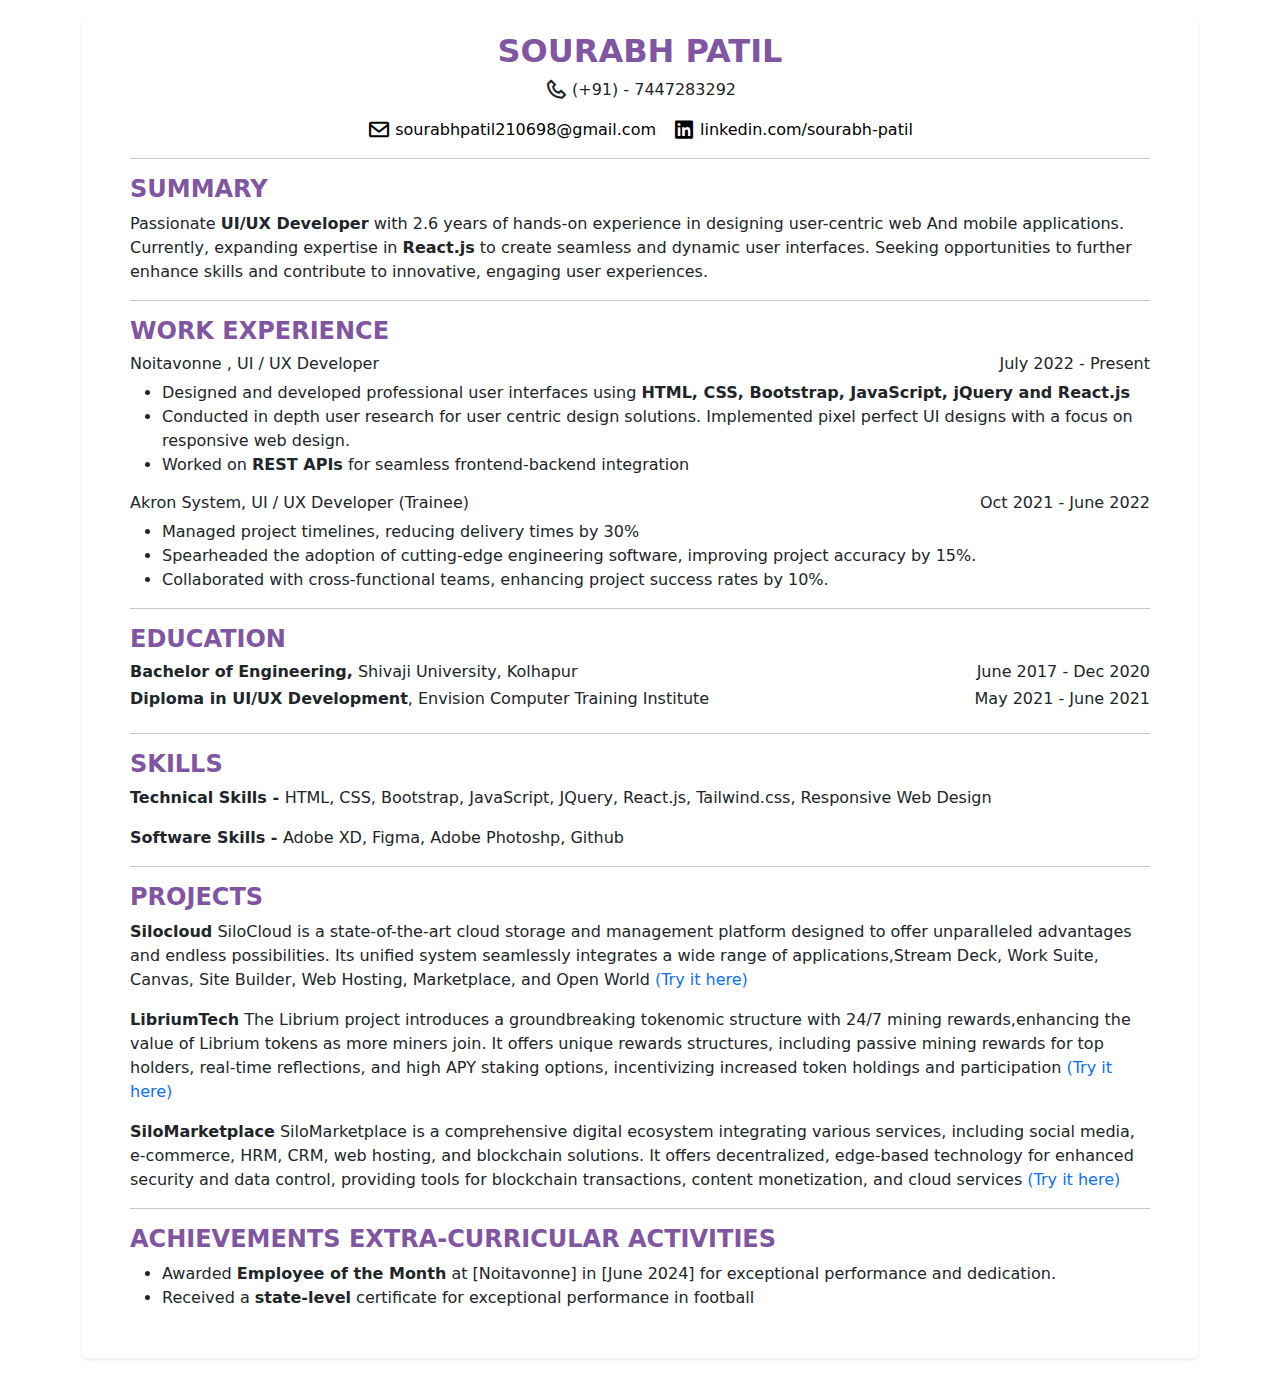
<file: resume.html>
<!DOCTYPE html>
<html lang="en">
  <head>
    <meta charset="utf-8" />
    <meta name="viewport" content="width=device-width, initial-scale=1" />
    <link rel="icon" type="image/png" href="images/logo.png" />
    <title>Sourabh Resume</title>
    <link
      href="https://cdn.jsdelivr.net/npm/bootstrap@5.3.3/dist/css/bootstrap.min.css"
      rel="stylesheet"
      integrity="sha384-QWTKZyjpPEjISv5WaRU9OFeRpok6YctnYmDr5pNlyT2bRjXh0JMhjY6hW+ALEwIH"
      crossorigin="anonymous"
    />
    <link
      href="https://unpkg.com/boxicons@2.1.4/css/boxicons.min.css"
      rel="stylesheet"
    />
    <link
      href="https://fonts.googleapis.com/css2?family=Sora:wght@400;700&display=swap"
      rel="stylesheet"
    />
    <style>
      * {
        margin: 0;
        padding: 0;
        box-sizing: border-box;
      }
      a {
        text-decoration: none;
      }
      .head-col a {
        opacity: 0.75px;
        color: #000;
      }
      .card-body h4,
      h2 {
        color: #8055a2;
        font-weight: 700;
      }
    </style>
  </head>
  <body>
    <section>
      <div class="container">
        <div class="py-3 card shadow-sm border-0 my-3">
          <h2 class="text-center fw-bolder">SOURABH PATIL</h2>
          <p class="text-center mb-0">
            <a
              href="telto:7447283292"
              class="d-flex justify-content-center text-dark align-items-center gap-1"
              ><i class="bx bx-phone fs-4"></i>
              <span>(+91) - 7447283292</span></a
            >
          </p>
          <div class="card-body px-3 px-lg-5">
            <div class="d-flex justify-content-center head-col gap-3 flex-wrap">
              <p class="mb-0">
                <a
                  href="mailto:sourabhpatil210698@gmail.com"
                  class="d-flex align-items-center gap-1"
                  ><i class="bx bx-envelope fs-4"></i>
                  <span>sourabhpatil210698@gmail.com</span></a
                >
              </p>

              <p class="mb-0">
                <a
                  href="https://www.linkedin.com/in/sourabh-patil-1813151b0"
                  class="d-flex align-items-center gap-1"
                  ><i class="bx bxl-linkedin-square fs-4"></i>
                  <span>linkedin.com/sourabh-patil</span></a
                >
              </p>
            </div>
            <hr />
            <div>
              <h4>SUMMARY</h4>
              <p>
                Passionate <b>UI/UX Developer</b> with 2.6 years of hands-on
                experience in designing user-centric web And mobile
                applications. Currently, expanding expertise in
                <b>React.js</b> to create seamless and dynamic user interfaces.
                Seeking opportunities to further enhance skills and contribute
                to innovative, engaging user experiences.
              </p>
            </div>
            <hr />
            <div>
              <h4>WORK EXPERIENCE</h4>
              <div class="d-flex justify-content-between flex-wrap">
                <h6>Noitavonne , UI / UX Developer</h6>
                <h6>July 2022 - Present</h6>
              </div>
              <ul>
                <li>
                  Designed and developed professional user interfaces using
                  <b>HTML, CSS, Bootstrap, JavaScript, jQuery and React.js</b>
                </li>
                <li>
                  Conducted in depth user research for user centric design
                  solutions. Implemented pixel perfect UI designs with a focus
                  on responsive web design.
                </li>
                <li>
                  Worked on <b>REST APIs</b> for seamless frontend-backend
                  integration
                </li>
              </ul>
              <div class="d-flex justify-content-between flex-wrap">
                <h6>Akron System, UI / UX Developer (Trainee)</h6>
                <h6>Oct 2021 - June 2022</h6>
              </div>
              <ul>
                <li>
                  Managed project timelines, reducing delivery times by 30%
                </li>
                <li>
                  Spearheaded the adoption of cutting-edge engineering software,
                  improving project accuracy by 15%.
                </li>
                <li>
                  Collaborated with cross-functional teams, enhancing project
                  success rates by 10%.
                </li>
              </ul>
            </div>
            <hr />
            <div>
              <h4>EDUCATION</h4>
              <div class="d-flex justify-content-between flex-wrap">
                <h6>
                  <b>Bachelor of Engineering,</b> Shivaji University, Kolhapur
                </h6>
                <h6>June 2017 - Dec 2020</h6>
              </div>
              <div class="d-flex justify-content-between flex-wrap">
                <h6>
                  <b>Diploma in UI/UX Development</b>, Envision Computer
                  Training Institute
                </h6>
                <h6>May 2021 - June 2021</h6>
              </div>
            </div>
            <hr />
            <div>
              <h4>SKILLS</h4>
              <p>
                <b>Technical Skills - </b>HTML, CSS, Bootstrap, JavaScript,
                JQuery, React.js, Tailwind.css, Responsive Web Design
              </p>
              <p>
                <b>Software Skills - </b>Adobe XD, Figma, Adobe Photoshp, Github
              </p>
            </div>
            <hr />
            <div>
              <h4>PROJECTS</h4>
              <p>
                <b>Silocloud</b> SiloCloud is a state-of-the-art cloud storage
                and management platform designed to offer unparalleled
                advantages and endless possibilities. Its unified system
                seamlessly integrates a wide range of applications,Stream Deck,
                Work Suite, Canvas, Site Builder, Web Hosting, Marketplace, and
                Open World
                <a href="https://silocloud.com/" target="_blank"
                  >(Try it here)</a
                >
              </p>
              <p>
                <b>LibriumTech</b> The Librium project introduces a
                groundbreaking tokenomic structure with 24/7 mining
                rewards,enhancing the value of Librium tokens as more miners
                join. It offers unique rewards structures, including passive
                mining rewards for top holders, real-time reflections, and high
                APY staking options, incentivizing increased token holdings and
                participation
                <a href="https://librium.tech/" target="_blank"
                  >(Try it here)</a
                >
              </p>
              <p>
                <b>SiloMarketplace</b> SiloMarketplace is a comprehensive
                digital ecosystem integrating various services, including social
                media, e-commerce, HRM, CRM, web hosting, and blockchain
                solutions. It offers decentralized, edge-based technology for
                enhanced security and data control, providing tools for
                blockchain transactions, content monetization, and cloud
                services
                <a href="https://silomarketplace.com/" target="_blank"
                  >(Try it here)</a
                >
              </p>
            </div>
            <hr />
            <div>
              <h4>ACHIEVEMENTS EXTRA-CURRICULAR ACTIVITIES</h4>
              <ul>
                <li>
                  Awarded <b>Employee of the Month</b> at [Noitavonne] in [June
                  2024] for exceptional performance and dedication.
                </li>
                <li>
                  Received a <b>state-level</b> certificate for exceptional
                  performance in football
                </li>
              </ul>
            </div>
          </div>
        </div>
      </div>
    </section>
    <script
      src="https://cdn.jsdelivr.net/npm/bootstrap@5.3.3/dist/js/bootstrap.bundle.min.js"
      integrity="sha384-YvpcrYf0tY3lHB60NNkmXc5s9fDVZLESaAA55NDzOxhy9GkcIdslK1eN7N6jIeHz"
      crossorigin="anonymous"
    ></script>
  </body>
</html>
</file>
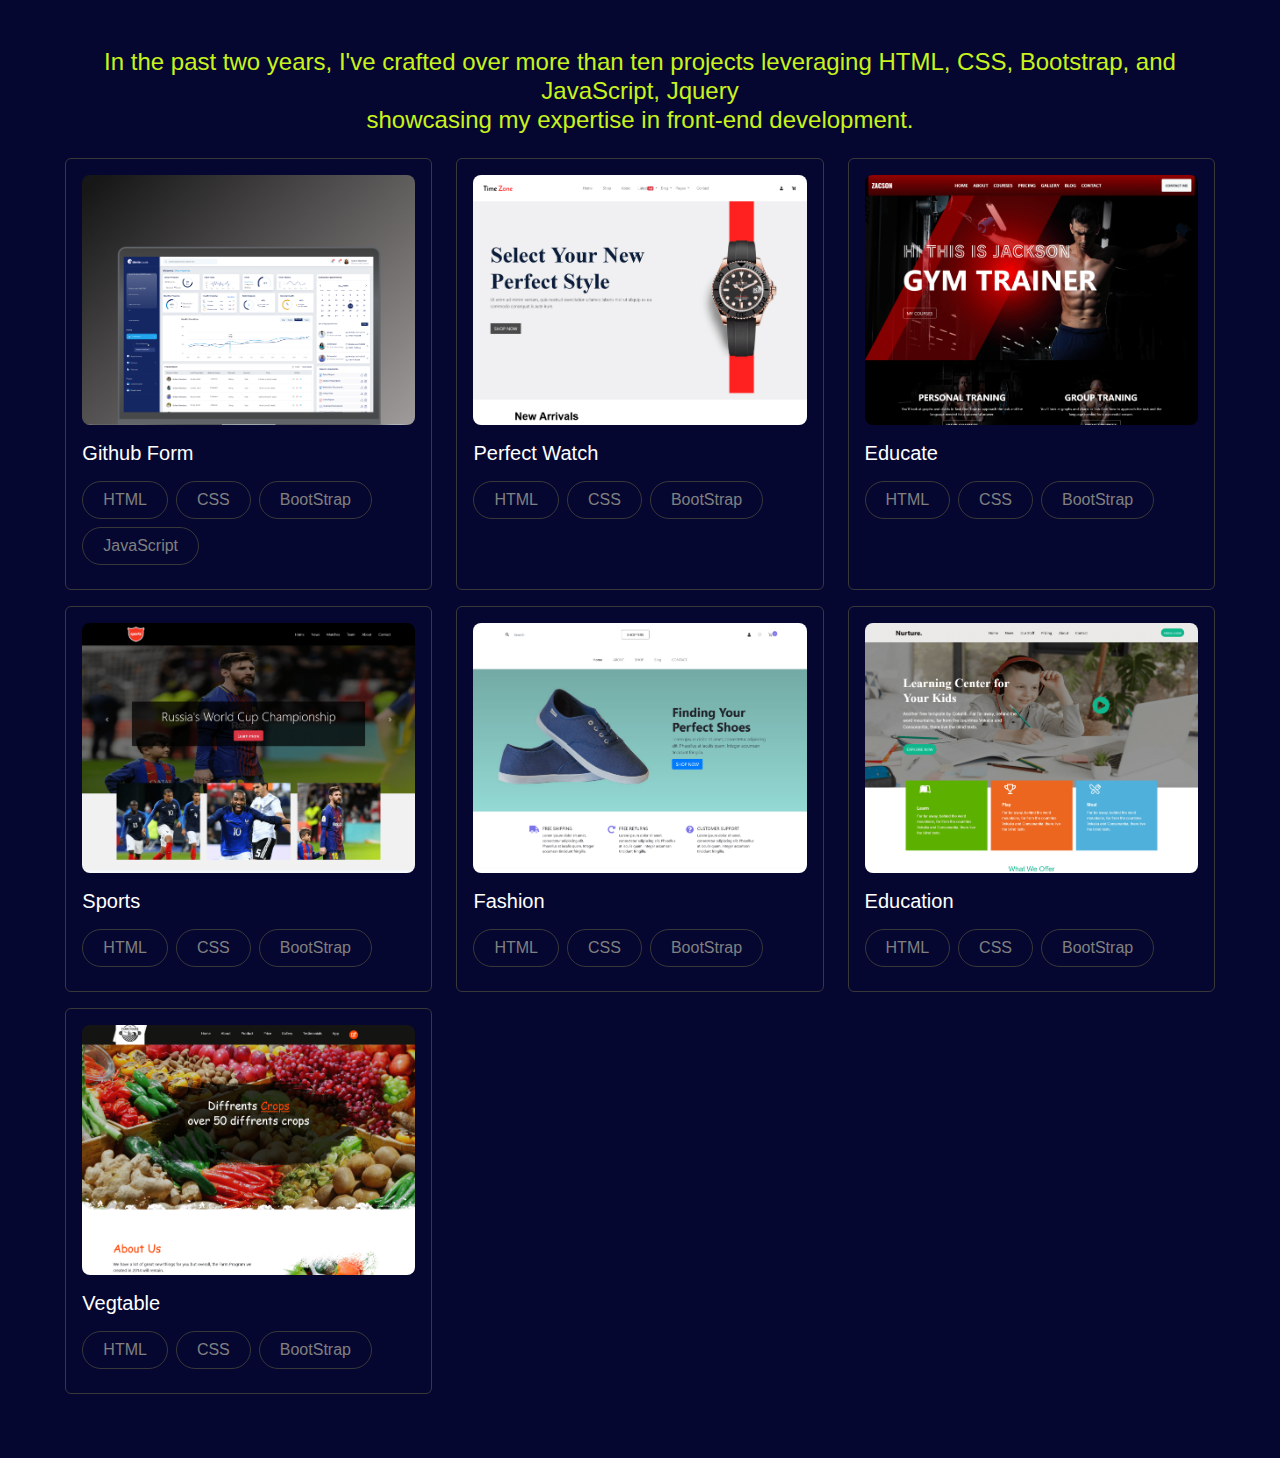
<file: work.html>
<!DOCTYPE html>
<html lang="en">
  <head>
    <meta charset="UTF-8" />
    <meta name="viewport" content="width=device-width, initial-scale=1.0" />
    <link rel="stylesheet" href="css/style.css" />
    <link
      href="https://cdn.jsdelivr.net/npm/bootstrap@5.3.3/dist/css/bootstrap.min.css"
      rel="stylesheet"
      integrity="sha384-QWTKZyjpPEjISv5WaRU9OFeRpok6YctnYmDr5pNlyT2bRjXh0JMhjY6hW+ALEwIH"
      crossorigin="anonymous"
    />
    <title>Sourabh | Work</title>
  </head>
  <body>
    <section class="section-work-content">
      <div class="container-fluid">
        <div class="row justify-content-center py-3 py-lg-5">
          <div class="col-lg-11">
            <h4 class="text-center text-theme pb-3">
              In the past two years, I've crafted over more than ten projects
              leveraging HTML, CSS, Bootstrap, and JavaScript, Jquery <br />
              showcasing my expertise in front-end development.
            </h4>
            <div class="row">
              <div class="col-md-6 col-xl-4 trans3 mb-3">
                <div class="card bg-transparent p-3 rounded-2 h-100 item-card">
                  <a
                    href="project/github_form/github.html"
                    target="_blank"
                    class="pointer"
                  >
                    <div class="work-height">
                      <img
                        src="images/work-image-1.png"
                        alt=""
                        class="w-100 rounded-3"
                      />
                    </div>
                  </a>
                  <h5 class="mt-3 text-white">Github Form</h5>
                  <div class="d-flex my-2 gap-2 flex-wrap">
                    <button class="btn-technology">HTML</button>
                    <button class="btn-technology">CSS</button>
                    <button class="btn-technology">BootStrap</button>
                    <button class="btn-technology">JavaScript</button>
                  </div>
                </div>
              </div>
              <div class="col-md-6 col-xl-4 trans3 mb-3">
                <div class="card bg-transparent p-3 rounded-2 h-100 item-card">
                  <a
                    href="project/watch/index.html"
                    target="_blank"
                    class="pointer"
                  >
                    <div class="work-height">
                      <img
                        src="images/watch.png"
                        alt=""
                        class="w-100 rounded-3"
                      />
                    </div>
                  </a>
                  <h5 class="mt-3 text-white">Perfect Watch</h5>
                  <div class="d-flex my-2 gap-2 flex-wrap">
                    <button class="btn-technology">HTML</button>
                    <button class="btn-technology">CSS</button>
                    <button class="btn-technology">BootStrap</button>
                  </div>
                </div>
              </div>
              <div class="col-md-6 col-xl-4 trans3 mb-3">
                <div class="card bg-transparent p-3 rounded-2 h-100 item-card">
                  <a
                    href="project/gym/index.html"
                    target="_blank"
                    class="pointer"
                  >
                    <div class="work-height">
                      <img
                        src="images/gym.png"
                        alt=""
                        class="w-100 rounded-3"
                      />
                    </div>
                  </a>
                  <h5 class="mt-3 text-white">Educate</h5>
                  <div class="d-flex my-2 gap-2 flex-wrap">
                    <button class="btn-technology">HTML</button>
                    <button class="btn-technology">CSS</button>
                    <button class="btn-technology">BootStrap</button>
                  </div>
                </div>
              </div>
              <div class="col-md-6 col-xl-4 trans3 mb-3">
                <div class="card bg-transparent p-3 rounded-2 h-100 item-card">
                  <a
                    href="project/sports/index.html"
                    target="_blank"
                    class="pointer"
                  >
                    <div class="work-height">
                      <img
                        src="images/sport.png"
                        alt=""
                        class="w-100 rounded-3"
                      />
                    </div>
                  </a>
                  <h5 class="mt-3 text-white">Sports</h5>
                  <div class="d-flex my-2 gap-2 flex-wrap">
                    <button class="btn-technology">HTML</button>
                    <button class="btn-technology">CSS</button>
                    <button class="btn-technology">BootStrap</button>
                  </div>
                </div>
              </div>
              <div class="col-md-6 col-xl-4 trans3 mb-3">
                <div class="card bg-transparent p-3 rounded-2 h-100 item-card">
                  <a
                    href="project/fashion/index.html"
                    target="_blank"
                    class="pointer"
                  >
                    <div class="work-height">
                      <img
                        src="images/fashion.png"
                        alt=""
                        class="w-100 rounded-3"
                      />
                    </div>
                  </a>
                  <h5 class="mt-3 text-white">Fashion</h5>
                  <div class="d-flex my-2 gap-2 flex-wrap">
                    <button class="btn-technology">HTML</button>
                    <button class="btn-technology">CSS</button>
                    <button class="btn-technology">BootStrap</button>
                  </div>
                </div>
              </div>
              <div class="col-md-6 col-xl-4 trans3 mb-3">
                <div class="card bg-transparent p-3 rounded-2 h-100 item-card">
                  <a
                    href="project/education/index.html"
                    target="_blank"
                    class="pointer"
                  >
                    <div class="work-height">
                      <img
                        src="images/education.png"
                        alt=""
                        class="w-100 rounded-3"
                      />
                    </div>
                  </a>
                  <h5 class="mt-3 text-white">Education</h5>
                  <div class="d-flex my-2 gap-2 flex-wrap">
                    <button class="btn-technology">HTML</button>
                    <button class="btn-technology">CSS</button>
                    <button class="btn-technology">BootStrap</button>
                  </div>
                </div>
              </div>
              <div class="col-md-6 col-xl-4 trans3 mb-3">
                <div class="card bg-transparent p-3 rounded-2 h-100 item-card">
                  <a
                    href="project/vegetable/index.html"
                    target="_blank"
                    class="pointer"
                  >
                    <div class="work-height">
                      <img
                        src="images/vegtable.png"
                        alt=""
                        class="w-100 rounded-3"
                      />
                    </div>
                  </a>
                  <h5 class="mt-3 text-white">Vegtable</h5>
                  <div class="d-flex my-2 gap-2 flex-wrap">
                    <button class="btn-technology">HTML</button>
                    <button class="btn-technology">CSS</button>
                    <button class="btn-technology">BootStrap</button>
                  </div>
                </div>
              </div>
            </div>
          </div>
        </div>
      </div>
    </section>
    <script
      src="https://cdn.jsdelivr.net/npm/bootstrap@5.3.3/dist/js/bootstrap.bundle.min.js"
      integrity="sha384-YvpcrYf0tY3lHB60NNkmXc5s9fDVZLESaAA55NDzOxhy9GkcIdslK1eN7N6jIeHz"
      crossorigin="anonymous"
    ></script>
  </body>
</html>
</file>
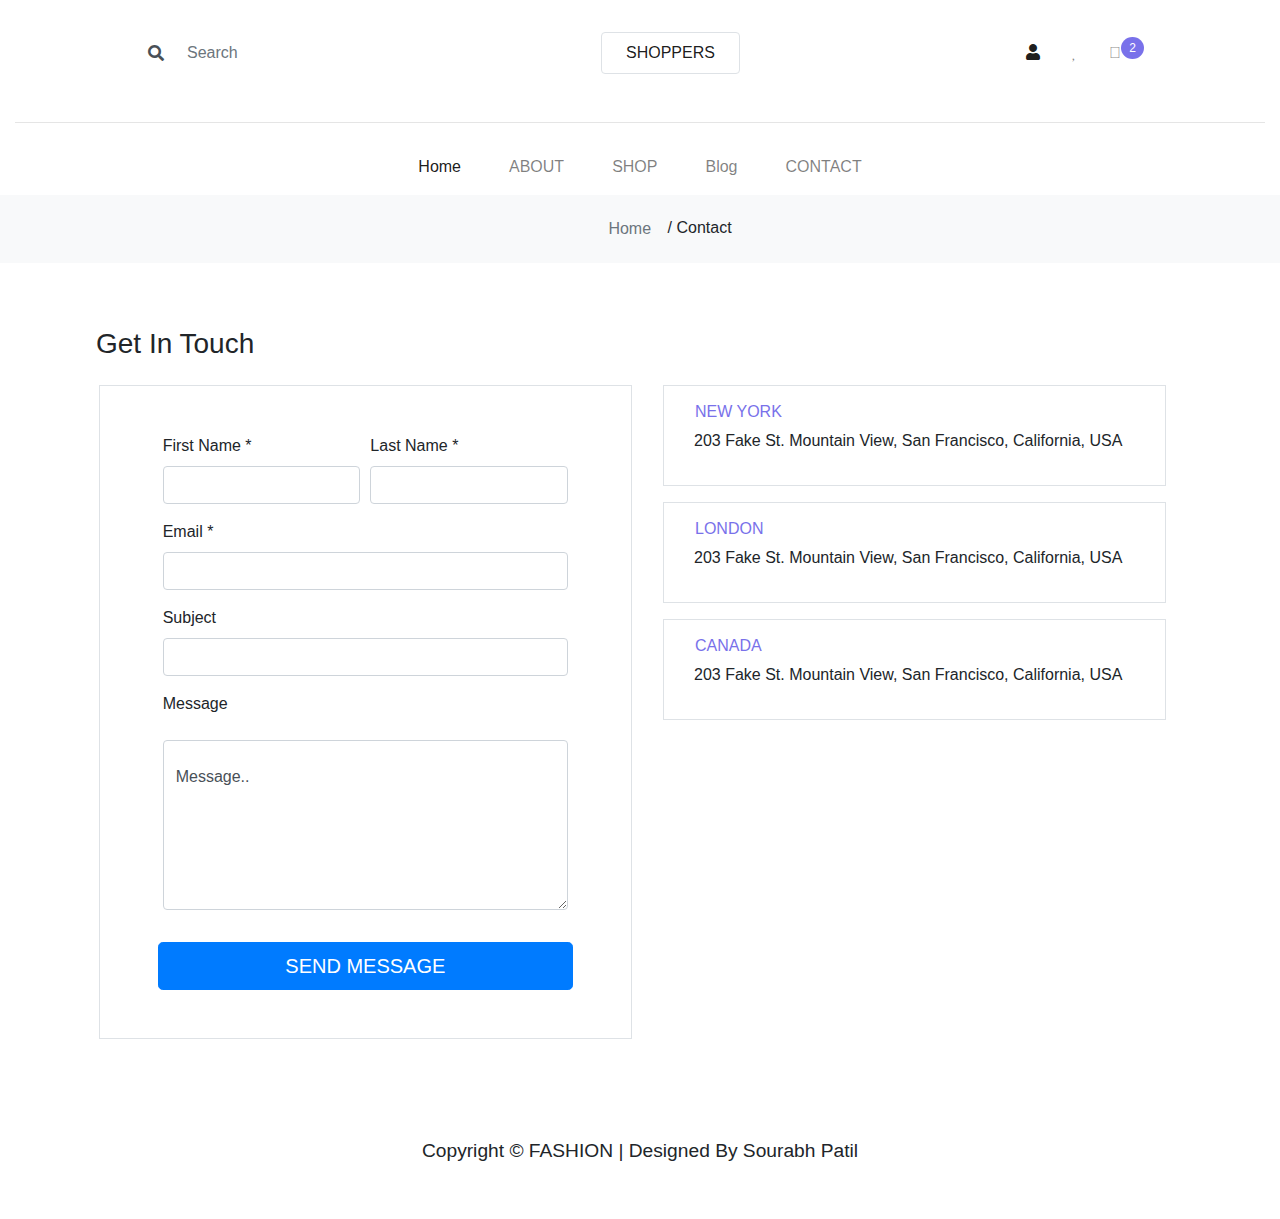
<file: project/fashion/contact.html>
<!DOCTYPE html>
<html lang="en">
  <head>
    
    <meta charset="utf-8">
    <meta name="viewport" content="width=device-width, initial-scale=1">

    <!-- Bootstrap CSS -->
    <link rel="stylesheet" href="https://cdn.jsdelivr.net/npm/bootstrap@4.5.3/dist/css/bootstrap.min.css">
    <link rel="stylesheet" type="text/css" href="css/style.css">
    <link rel="stylesheet" href="https://pro.fontawesome.com/releases/v5.10.0/css/all.css">

    <title>Contact</title>
  </head>
  <body>
    <div class="container-fluid">
       <div class="row px-lg-5 py-4 d-none d-lg-block">
           <div class="col px-lg-5">
               <nav class="navbar navbar-expand-lg navbar-light bg-transparent">
                  <form class="form-inline my-2 my-lg-0">
                    <div class="input-group-prepend">
                      <div class="input-group-text bg-transparent border-0"><i class="fas fa-search pl-4"></i></div>
                    </div>
                      <input class="form-control mr-sm-2 border-0" type="search" placeholder="Search" aria-label="Search">
                     
                    </form>
                 
                  <div class="collapse navbar-collapse" id="navbarNav">
                    <ul class="navbar-nav mx-auto text-center">
                        <li class="nav-item active ">
                        <a class="nav-link btn border px-4 ml-5" href="#">SHOPPERS</a>
                      </li>
                    </ul>

                    <ul class="navbar-nav ml-auto">
                      <li class="nav-item active">
                        <a class="nav-link mr-3" href="#"><i class="fas fa-user"></i></a>
                      </li>
                      <li class="nav-item">
                        <a class="nav-link mr-3" href="#"><i class="fal fa-heart"></i></a>
                      </li>
                      <li class="nav-item">
                        <a class="nav-link mr-3" href="#"><i class="fad fa-shopping-cart"></i><sup class="px-2 py-1" style="background-color: #7971EA; border-radius: 100%; color: white;">2</sup></a>
                      </li>
                      
                    </ul>
                  </div>
                </nav>
           </div>
       </div><!--end of row-->
         <hr class="">


        <div class="row">
            <div class="col p-0">
                <nav class="navbar navbar-expand-lg navbar-light bg-transparent">
                    
                      <button class="navbar-toggler" type="button" data-toggle="collapse" data-target="#navbarSupportedContent" aria-controls="navbarSupportedContent" aria-expanded="false" aria-label="Toggle navigation">
                        <span class="navbar-toggler-icon"></span>
                      </button>

                      <div class="collapse navbar-collapse" id="navbarSupportedContent">
                        <ul class="navbar-nav mx-auto">
                          <li class="nav-item active">
                            <a class="nav-link mx-3" href="index.html">Home</a>
                          </li>
                          <li class="nav-item">
                            <a class="nav-link mx-3" href="about.html">ABOUT</a>
                          </li>
                            <li class="nav-item">
                            <a class="nav-link mx-3" href="shop.html">SHOP</a>
                          </li>
                            <li class="nav-item">
                            <a class="nav-link mx-3" href="blog.html">Blog</a>
                          </li>
                           <!-- <li class="nav-item">
                            <a class="nav-link mx-3" href="#"> NEW ARRIVALS</a>
                          </li> -->
                            <li class="nav-item">
                            <a class="nav-link mx-3" href="contact.html">CONTACT</a>
                          </li>
                          </ul>
                       
                      </div>
                    </nav>
            </div><!--end of col-->
        </div><!--end of row-->



         <div class="row">
          <div class="col p-0 bg-light py-3 text-center">
           <a class="btn btn-outline-secondary border-0 ml-5" href="#" role="button">Home </a>
          /  Contact
          </div>
        </div><!--end of row-->


        <div class="row  py-5">
          <div class="col">
          <div class="row">
            <div class="col-12 pl-5"> <h3 class="pl-5 py-3">Get In Touch</h3></div>
          </div>
          <div class="row justify-content-center">
          <div class="col-12 col-md-6 col-lg-5 border mr-3">
           
            <form class="needs-validation" novalidate>
                <div class="form-row p-5">
                  <div class="col-md-6 mb-3">
                    <label for="validationCustom01">First Name *</label>
                    <input type="text" class="form-control" id="validationCustom01" value="" required>
                    <div class="valid-feedback">
                      Looks good!
                    </div>
                  </div>
                  <div class="col-md-6 mb-3">
                    <label for="validationCustom02">Last Name *</label>
                    <input type="text" class="form-control" id="validationCustom02" value="" required>
                    <div class="valid-feedback">
                      Looks good!
                    </div>
                  </div>
                   <div class="col-12 mb-3">
                    <label for="validationCustom02">Email *</label>
                    <input type="text" class="form-control" id="validationCustom02" value="" required>
                    <div class="valid-feedback">
                      Looks good!
                    </div>
                  </div>
                   <div class="col-12 mb-3">
                    <label for="validationCustom02">Subject</label>
                    <input type="text" class="form-control" id="validationCustom02" value="" required>
                    <div class="valid-feedback">
                      Looks good!
                    </div>
                  </div>
                   <div class="col-12 mb-3">
                    <label for="validationCustom02">Message</label>
                    <textarea class="form-control bg-transparent py-4 my-3" id="exampleFormControlTextarea1" rows="5">Message..</textarea>
                    <div class="valid-feedback">
                      Looks good!
                    </div>
                  </div>
                  <button type="button" class="btn btn-primary btn-lg btn-block">SEND MESSAGE</button>
                </div>

                
               
              </form>

          </div>
          <div class="col-12 col-md-6 col-lg-5 ">
            <div class="col-12 border py-3">
              <h6 class="pl-3"><span>NEW YORK</span></h6>
              <p class="col">203 Fake St. Mountain View, San Francisco, California, USA</p>
            </div>
            <div class="col-12 border py-3 mt-3">
              <h6 class="pl-3"><span>LONDON</span></h6>
              <p class="col">203 Fake St. Mountain View, San Francisco, California, USA</p>
 
            </div>
            <div class="col-12 border py-3 mt-3">
              <h6 class="pl-3"><span>CANADA</span></h6>
              <p class="col">203 Fake St. Mountain View, San Francisco, California, USA</p>
 
            </div>
          </div><!--end of col 2-->
          </div>
          </div>
        </div><!--end of row-->


        <div class="row py-5">
                 <div class="col">
                     <h4 class="text-center "> <small>Copyright &copy; FASHION | Designed By Sourabh Patil</small></h4>
                 </div>
        </div><!--end of row-->

    </div><!--end of container-->
    
    <script src="https://code.jquery.com/jquery-3.5.1.slim.min.js"></script>
    <script src="https://cdn.jsdelivr.net/npm/bootstrap@4.5.3/dist/js/bootstrap.bundle.min.js"></script>

  </body>
</html>
</file>
<file: css/style.css>
* {
    margin: 0;
    padding: 0;
    box-sizing: border-box;
    font-family: "Sora", sans-serif;
    scroll-behavior: smooth;
}
:root{
    --sp-theme-color:#c8f31d;
    --sp-theme-text-color:#c8f31d;
    --sp-secondary-text-color:rgb(211 219 243) !important;
    --sp-body-color:#060730;
    --white-color:#fff;
}

/* common-css */
body{
    background-color: var(--sp-body-color)!important;
    color: var(--white-color)!important;
    overflow-x: hidden;
}
input{
    border: none;
    outline: none;
    color: var(--white-color);
}
a{
    text-decoration: none!important;
}
.bx-up-arrow-alt{
    font-size: 1.5rem;
    transform:rotate(45deg);
}
.trans3{
    transition: all .3s ease-in-out;
}
.patl50{
    position: absolute;
    top: 50%;
    left: 50%;
    transform: translate(-50%, -50%);
}
.border-color{
    border-color: #6a6a6a!important;
}
.text-theme{
    color: var(--sp-theme-text-color);
}
.position-md-absolute{
    position: absolute;
}
.logo{
    background-color: #c8f31d;
    border-radius: 50%;
}
/* home-section */
#hero {
    height: 100vh;
    align-items: center;
    display: flex;
  }
/* about-section */
.background-video {
    position: relative;
    background-image: linear-gradient(180deg, rgba(4, 5, 60, .71), rgba(4, 5, 60, .71));
    width: 100%;
}
.background-video>video {
    position:relative;
    z-index: -100;
}
.profile-bg{
    background-color: #070832ab;
}
.profile-image{
    height: 200px;
}
.profile-image img{
    height: -webkit-fill-available;
    width: -webkit-fill-available;
    object-fit: contain;
}
.about_us .footer-icon{
	display: inline-block;
	color: var(--white-color);
	font-size:20px;
	text-align: center;
	transition: 0.3s;
	height: 40px;
	width: 40px;
	text-align: center;
	line-height:32px;
	border: 1px solid var(--white-color);
	border-radius: 50%;
	margin: 10px;
	position: relative;
}
.about_us .footer-icon i{
	position: absolute;
	top: 50%;
	left: 50%;
	transform: translate(-50%, -50%);
}

.footer-icon:hover{
	color: var(--white-color);
	background:var(--sp-theme-color);
	box-shadow: 0px 17px 66px 1px var(--sp-theme-color);
	border: 1px solid var(--sp-theme-color);
}

/* skill-section */

.item-card{
    border:1px solid #383838!important;
    padding: 12px;
}
.main-bg{
    background-color: #18193d;
}
.icon-img-40{
    height: 45px;
}
.icon-img-40 img{
    width: 100%;
    height: -webkit-fill-available;
}
.value{
    border: 1px solid #56566c;
    border-radius: 30px;
    padding: 4px 16px;
    display: inline-block;
}
.box-content{
    margin-bottom: -73.2px;
}
.my_skills .content:after {
    content: "";
    width: 0;
    height: 0;
    border-top: 76px solid #25264f;
    border-right: 80px solid transparent;
    position: absolute;
    left: -5px;
    bottom: -76px;
}
.my_skills .item-card:hover{
    border-color: var(--sp-theme-color)!important;
}
.section_work .card img {
    border: 1px solid transparent;
}
.trans3:hover .card img {
    border-color: var(--sp-theme-color);
}
.btn-technology{
    border-radius: 30px;
    border: 1px solid #383838;
    padding: 6px 20px;
    color: gray;
    background: transparent;
    transition: all .3s ease-in-out;
}
.trans3:hover .btn-technology{
    border-color: var(--sp-theme-color);
    color: var(--sp-theme-text-color); 
}

/* education */
.main-timeline{
    overflow: hidden;
    position: relative;
    padding: 60px 0;
}
.main-timeline:before{
    content: "";
    width: 1px;
    height: 100%;
    background: var(--sp-theme-color);
    position: absolute;
    top: 0;
    left: 50%;
}
.main-timeline .timeline{
    width: 50%;
    clear: both;
    position: relative;
}
.main-timeline .timeline:before,
.main-timeline .timeline:after{
    content: "";
    display: block;
    clear: both;
}
.main-timeline .timeline:first-child:before,
.main-timeline .timeline:last-child:before{
    content: "";
    width: 11px;
    height: 11px;
    background:var(--sp-body-color);
    box-sizing: content-box;
    border: 5px solid var(--sp-theme-color);
    box-shadow: 0 0 0 2px var(--sp-theme-color);
    position: absolute;
    top: -54px;
    right: -11px;
    transform: rotate(45deg);
}
.main-timeline .timeline:last-child:before{
    top: auto;
    bottom: -54px;
}
.main-timeline .timeline:last-child:nth-child(even):before{
    right: auto;
    left: -11px;
}
.main-timeline .timeline-icon{
    width: 24px;
    height: 24px;
    background: transparent;
    border: 1px solid var(--sp-theme-color);
    position: absolute;
    top: 17px;
    right: -13px;
    z-index: 1;
    transform: rotate(45deg);
}
.main-timeline .timeline-icon:before{
    content: "";
    display: block;
    width: 15px;
    height: 15px;
    background: var(--white-color);
    position: absolute;
    top: 50%;
    left: 50%;
    transform: translate(-50%, -50%);
    transition: background-color 0.2s ease 0s;
}
.main-timeline .timeline:hover .timeline-icon:before{ background: var(--sp-theme-color); }
.main-timeline .timeline-content{
    width: 85%;
    padding: 18px 30px;
    background: transparent;
    text-align: right;
    float: left;
    border: 1px solid transparent;
    position: relative;
    transition: all 0.3s ease 0s;
}
.main-timeline .timeline:hover .timeline-content{
    box-shadow: 0 1px 10px rgb(200 243 29);
}
.main-timeline .timeline-content:before{
    content: "";
    display: block;
    width: 14px;
    height: 14px;
    background: var(--sp-body-color);
    border: 1px solid var(--sp-theme-color);
    position: absolute;
    top: 21px;
    right: -7.3px;
    transform: rotate(45deg);
    transition: all 0.2s ease 0s;
}
.main-timeline .timeline:hover .timeline-content:before{
    background: var(--sp-theme-color);
    border-color: var(--sp-theme-color);
}
.main-timeline .timeline-content:after{
    content: "";
    width: 11%;
    height: 1px;
    background: var(--sp-theme-color);
    position: absolute;
    top: 28px;
    right: -14%;
}
.main-timeline .date{
    display: block;
    font-size: 15px;
    font-weight: 600;
    color: var(--sp-theme-color);
    margin: 0 0 8px;
    transition: all 0.3s ease 0s;
}
.main-timeline .timeline:hover .date{ color: #444; }
.main-timeline .title{
    font-size: 18px;
    color: #444;
    margin-top: 0;
    transition: all 0.3s ease 0s;
}
.comany_title{
    font-size: 14px;
    color: #444;
    transition: all 0.3s ease 0s;

}
.main-timeline .timeline:hover .title{ color: var(--sp-theme-color); }
.main-timeline .timeline:hover .comany_title{ color: var(--sp-theme-color); }
.main-timeline .description{
    font-size: 14px;
    color: #777;
    line-height: 28px;
    margin-top: 8px;
}
.main-timeline .timeline:nth-child(2n),
.main-timeline .timeline:nth-child(2n) .timeline-content{
    float: right;
    text-align: left;
}
.main-timeline .timeline:nth-child(2n) .timeline-icon{
    right: 0;
    left: -12px;
}
.main-timeline .timeline:nth-child(2n) .timeline-content:before{ left: -7.3px; }
.main-timeline .timeline:nth-child(2n) .timeline-content:after{ left: -14%; }
@media only screen and (max-width: 767px){
   
    .main-timeline{ padding-left: 11px; }
    .main-timeline:before{ left: 11px; }
    .main-timeline .timeline{ width: 100%; }
    .main-timeline .timeline,
    .main-timeline .timeline-content{
        float: right;
        text-align: left;
    }
    .main-timeline .timeline:first-child:before,
    .main-timeline .timeline:last-child:nth-child(odd):before{
        right: auto;
        left: -11px;
    }
    .main-timeline .timeline-icon{
        right: 0;
        left: -12px;
    }
    .main-timeline .timeline-content:before{ left: -7.3px; }
    .main-timeline .timeline-content:after{ left: -14%; }
}


/* technolgy-section */

.section_technology .side-box{
    width: calc(100% - 85px);
    height: 75px;
}
.side-box:after {
    content: "";
    width: 0;
    height: 0;
    border-bottom: 75px solid #25264f;
    border-left: 80px solid transparent;
    position: absolute;
    left: -80px;
    bottom: 0;
}
.img-height{
    height: 80px;
    width: max-content;
    margin-bottom: 1rem;
}
.section_technology .card:after {
    content: "";
    position: absolute;
    top: 0;
    left: 0;
    width: 100%;
    height: 100%;
    border: 1px solid rgba(255, 255, 255, 0.05);
    border-radius: 10px;
    background: rgb(29 29 29 / 37%);
    -webkit-backdrop-filter: blur(30px);
    backdrop-filter: blur(30px);
    /* z-index: -1; */
}
.section_technology .card .bord-color {
    width: 92%;
    height: 5px;
    background: #c8f31d;
    border-radius: 4px;
    position: absolute;
    left: 4%;
    bottom: -1px;
    opacity: 0;
    -webkit-transition: all 0.4s;
    -o-transition: all 0.4s;
    transition: all 0.4s;
}
.section_technology .card:hover .bord-color {
    opacity: 1;
}
/* work-section */

.wrapper {
    margin-left: 50px;
    will-change: transform;
    transform: perspective(700px) rotateX(0deg) rotateY(0deg)
      scale3d(1, 1, 1);
  }
  .work-2-content {
    margin-left: -100px;
    margin-top: 20rem;
  }
  .project-meta {
    bottom: 10px;
    font-weight: 700;
    left: -60px;
    line-height: 1.2;
    position: absolute;
  }
  .work-1:before {
    background-image: linear-gradient(
      65deg,
      rgba(16, 9, 27, 0.8),
      transparent 50%
    );
    content: "";
    height: 100%;
    left: 0;
    position: absolute;
    top: 0;
    width: 100%;
  }
  .divider {
    background-color: #fff;
    height: 3px;
    margin: 10px 1px 13px;
    width: 100%;
  }
  .line {
    position: absolute;
    height: 104%;
    width: 0.1rem;
    top: 0px;
    left: 10rem;
    background-color: hsl(84, 100%, 59%);
  }
  .mt-lg-8 {
    margin-top: 7rem!important;
  }
  .block-reveal__text{
    color: var(--white-color)!important;
  }
  @media (min-width: 1024px){
    .position-md-fixed{
        position: fixed;
    }
  }
  @media (max-width: 1024px) {
    .position-md-absolute {
      position: inherit !important;
    }
    .project-meta {
      left: -10px;
    }
    .wrapper {
      margin-left: 10px;
    }
    .work-2-content,
    .work-3,
    .mt-lg-8 {
      margin-top: 1rem!important;
    }
    .header-position{
        top: 1rem!important;
        left: 1rem!important;
    }
  }
/* contact-section */

.section-header li{
    color: var(--white-color);
}
.work-height{
    height: 250px;
}
.work-height img{
    height: -webkit-fill-available;
    object-fit: cover;
    object-position: top;
}


.button-1 {
    position: relative;
    transition: filter 250ms;
  }
  .button-1:hover .button-1-front {
    transform: translateY(-6px);
    transition: transform 250ms cubic-bezier(0.3, 0.7, 0.4, 1.5);
  }
  .button-1-edge {
    position: absolute;
    top: 0;
    left: 0;
    width: 100%;
    height: 100%;
    border-radius: 6px;
    background:linear-gradient(to left, #8fae26 0%, #8fae26 5%, #8fae26 10%, #8fae26 90%, #8fae26 95%, #8fae26 100%);
  }
  .button-1-front {
    display: block;
    position: relative;
    padding: 8px 27px;
    border-radius: 6px;
    color: var(--sp-body-color);
    background: var(--sp-theme-color);
    will-change: transform;
    transform: translateY(-4px);
    transition: transform 600ms cubic-bezier(0.3, 0.7, 0.4, 1);
  }
  .profile-border {
    border: 10px solid;
    border-color: #c8f31d57;
    border-radius: 5px;
  }

  .section-contact {
    background-color: #151530;
  }
  .header-position {
    position: absolute;
    top: 2rem;
    left: 6rem;
    width: 83%;
  }
 .typed-cursor{
    display: none;
 }
</file>
<file: project/fashion/css/style.css>
.icon{
	font-size: 20px;
}
.bg{
	background:linear-gradient(rgba(0,0,0,0.3),rgba(0,0,0,0.1)), url(https://preview.colorlib.com/theme/shoppers/images/hero_1.jpg) no-repeat;
	background-size:cover;
	background-position: center;
	/*height: 100vh;*/

}
.icon1{
	font-size: 35px;
	color: #7971EA;
}
@import url(https://fonts.googleapis.com/css?family=Titillium+Web);
.snip1375 {
  font-family: 'Titillium Web', Arial, sans-serif;
  position: relative;
  overflow: hidden;
  margin: 10px;
  min-width: 230px;
  max-width: 315px;
  max-height: 420px;
  width: 100%;
  color: #ffffff;
  text-align: left;
  background-color: #000000;
}
.snip1375 * {
  -webkit-box-sizing: border-box;
  box-sizing: border-box;
  -webkit-transition: all 0.5s ease;
  transition: all 0.5s ease;
}
.snip1375 img {
  opacity: 1;
  width: 100%;
  -webkit-transform: scale(1.1) translateY(3%);
  transform: scale(1.1) translateY(3%);
}
.snip1375:after,
.snip1375:before {
  -webkit-transition: all 0.5s 0s cubic-bezier(0.6, -0.28, 0.735, 0.045);
  transition: all 0.5s 0s cubic-bezier(0.6, -0.28, 0.735, 0.045);
  z-index: 1;
  content: '';
  position: absolute;
  width: 0;
  height: 0;
  border-style: solid;
}
.snip1375:after {
  top: 25%;
  left: 50%;
  -webkit-transform: translate(-60%, 100%);
  transform: translate(-60%, 100%);
  border-width: 150px 200px;
  border-color: transparent #A6F3ED #7971EA #7971EA;
}
.snip1375:before {
  bottom: 0%;
  left: 50%;
  -webkit-transform: translate(-55%, 100%);
  transform: translate(-55%, 100%);
  border-width: 0 180px 140px 180px;
  border-color: transparent transparent #7971EA transparent;
}
.snip1375 figcaption {
  position: absolute;
  top: 0;
  left: 0;
}
.snip1375 h2 {
  margin: 0;
  opacity: 0;
  padding: 10px 20px;
  font-weight: 400;
  text-transform: uppercase;
  -webkit-transform: translateY(20%);
  transform: translateY(20%);
}
.snip1375 a {
  left: 0;
  right: 0;
  top: 0;
  bottom: 0;
  position: absolute;
  z-index: 2;
}
.snip1375:hover img,
.snip1375.hover img {
  -webkit-transform: scale(1.1) translateY(-3%);
  transform: scale(1.1) translateY(-3%);
  opacity: 0.4;
}
.snip1375:hover:before,
.snip1375.hover:before,
.snip1375:hover:after,
.snip1375.hover:after {
  -webkit-transition: all 0.4s 0s cubic-bezier(0.175, 0.885, 0.32, 1.275);
  transition: all 0.4s 0s cubic-bezier(0.175, 0.885, 0.32, 1.275);
}
.snip1375:hover:before,
.snip1375.hover:before {
  -webkit-transform: translate(-55%, 0);
  transform: translate(-55%, 0);
  -webkit-transition-delay: 0.2s;
  transition-delay: 0.2s;
}
.snip1375:hover:after,
.snip1375.hover:after {
  -webkit-transform: translate(-60%, 0);
  transform: translate(-60%, 0);
  -webkit-transition-delay: 0s;
  transition-delay: 0s;
}
.snip1375:hover figcaption h2,
.snip1375.hover figcaption h2 {
  opacity: 1;
  -webkit-transform: translate(0px);
  transform: translate(0px);
  -webkit-transition-delay: 0.1s;
  transition-delay: 0.1s;
}
span{
	color: #7971EA;
}
.icon2{
	color: #7971EA;
}
.video{
	background: url(https://preview.colorlib.com/theme/shoppers/images/blog_1.jpg);
	background-size: cover;
	background-position: center;
}



@media only screen and (min-width: 1024px){
  
}
</file>
